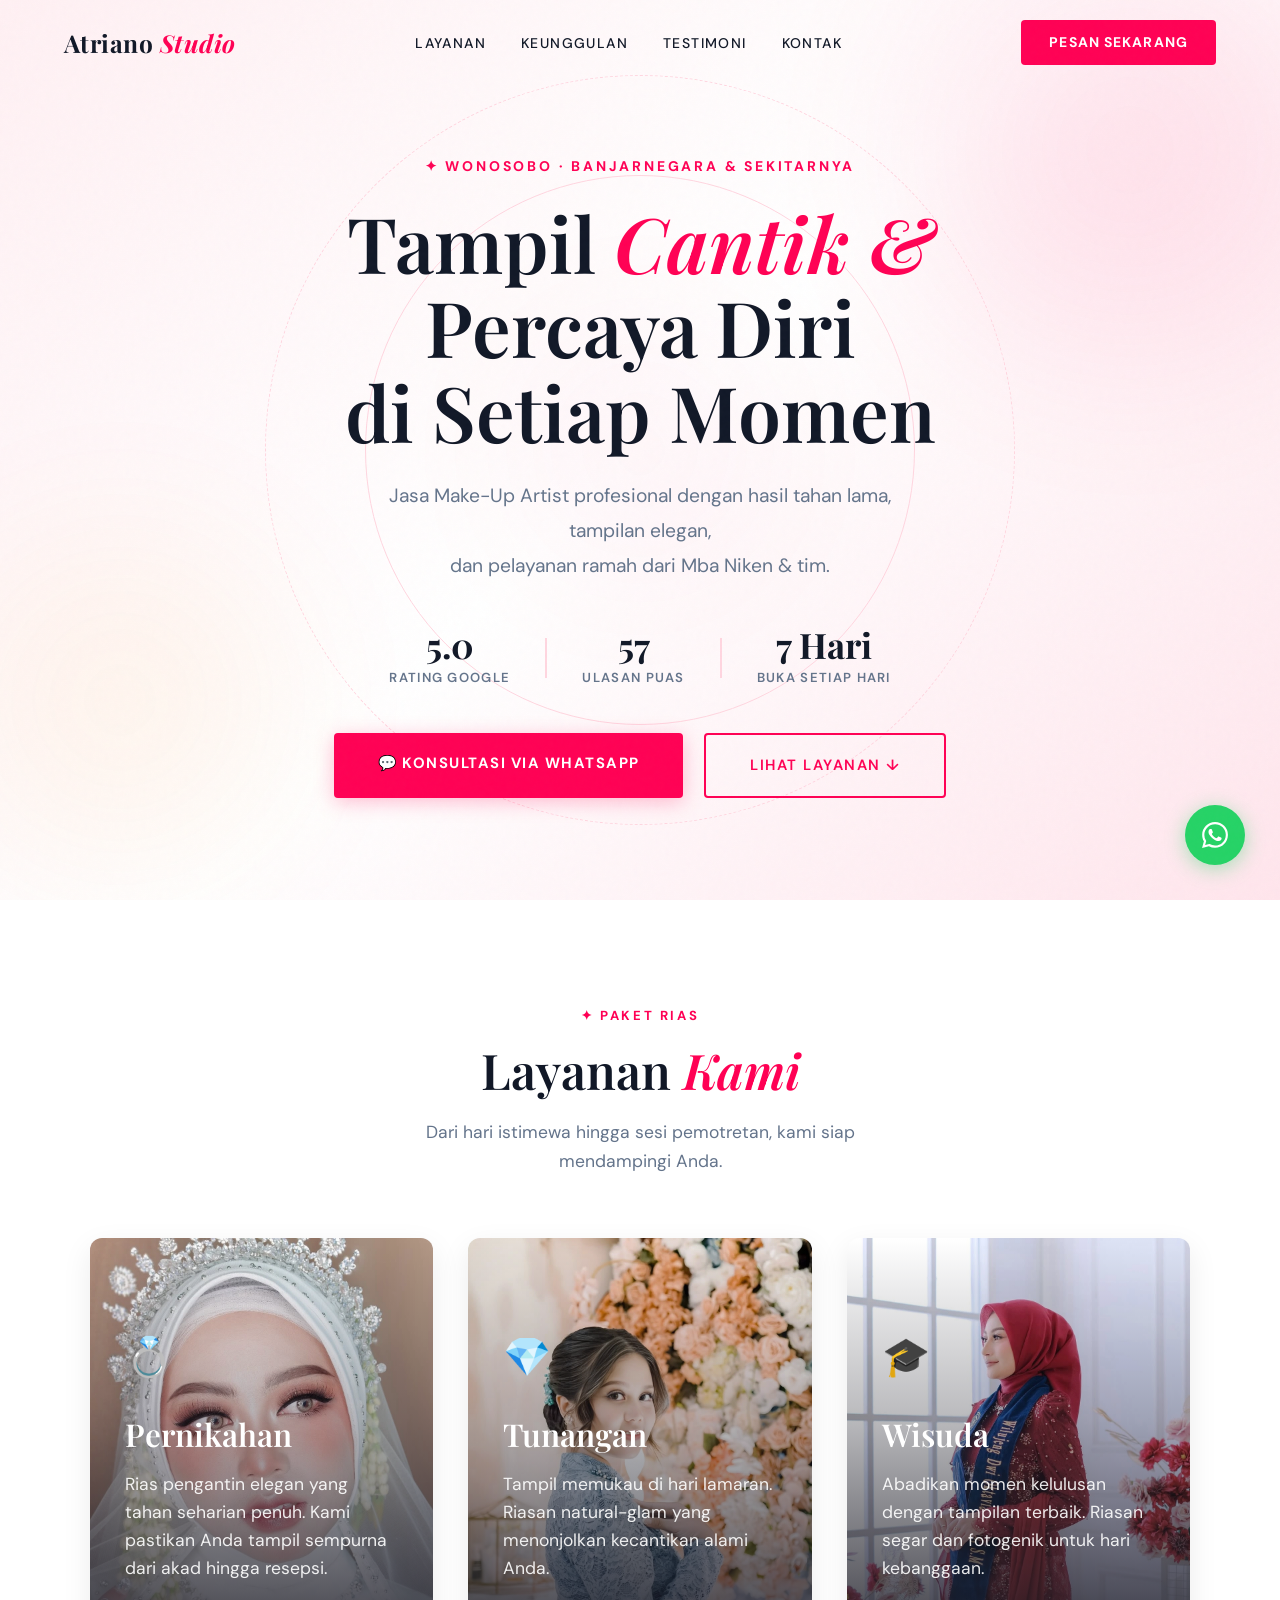
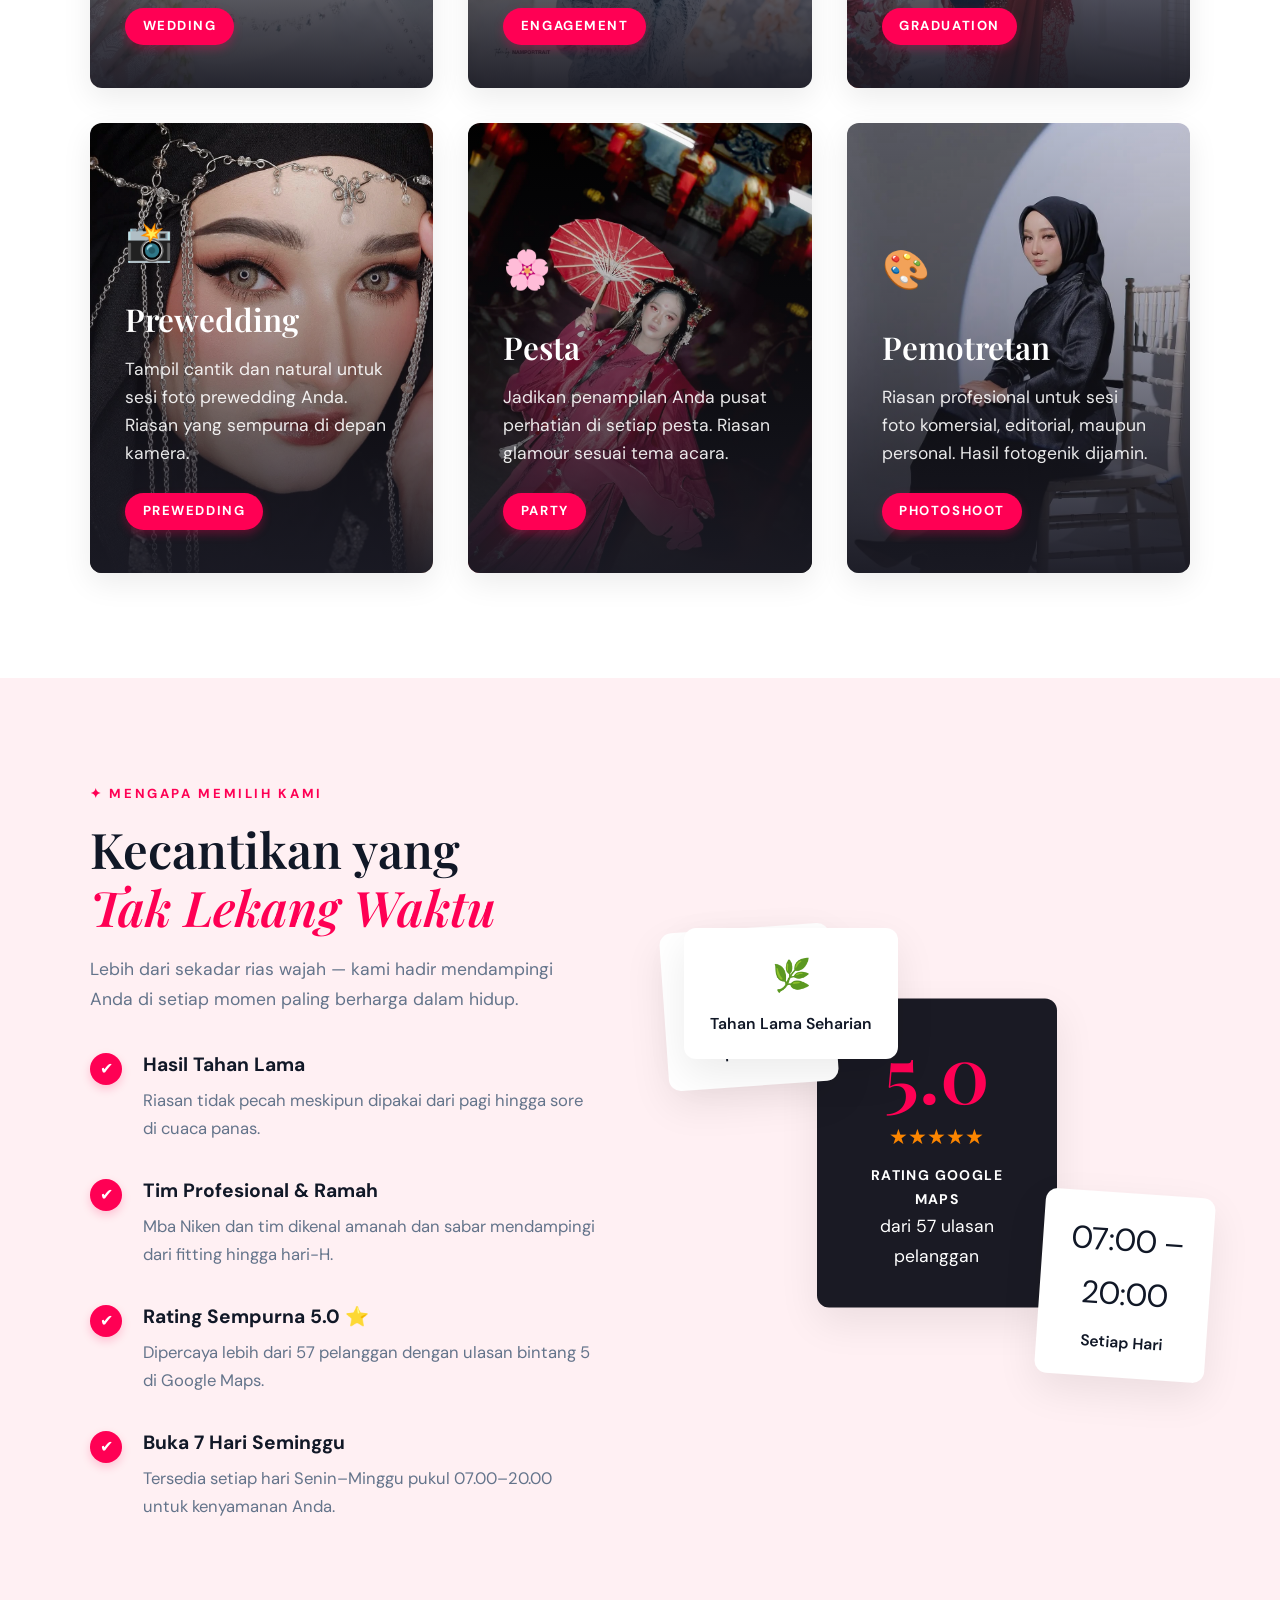
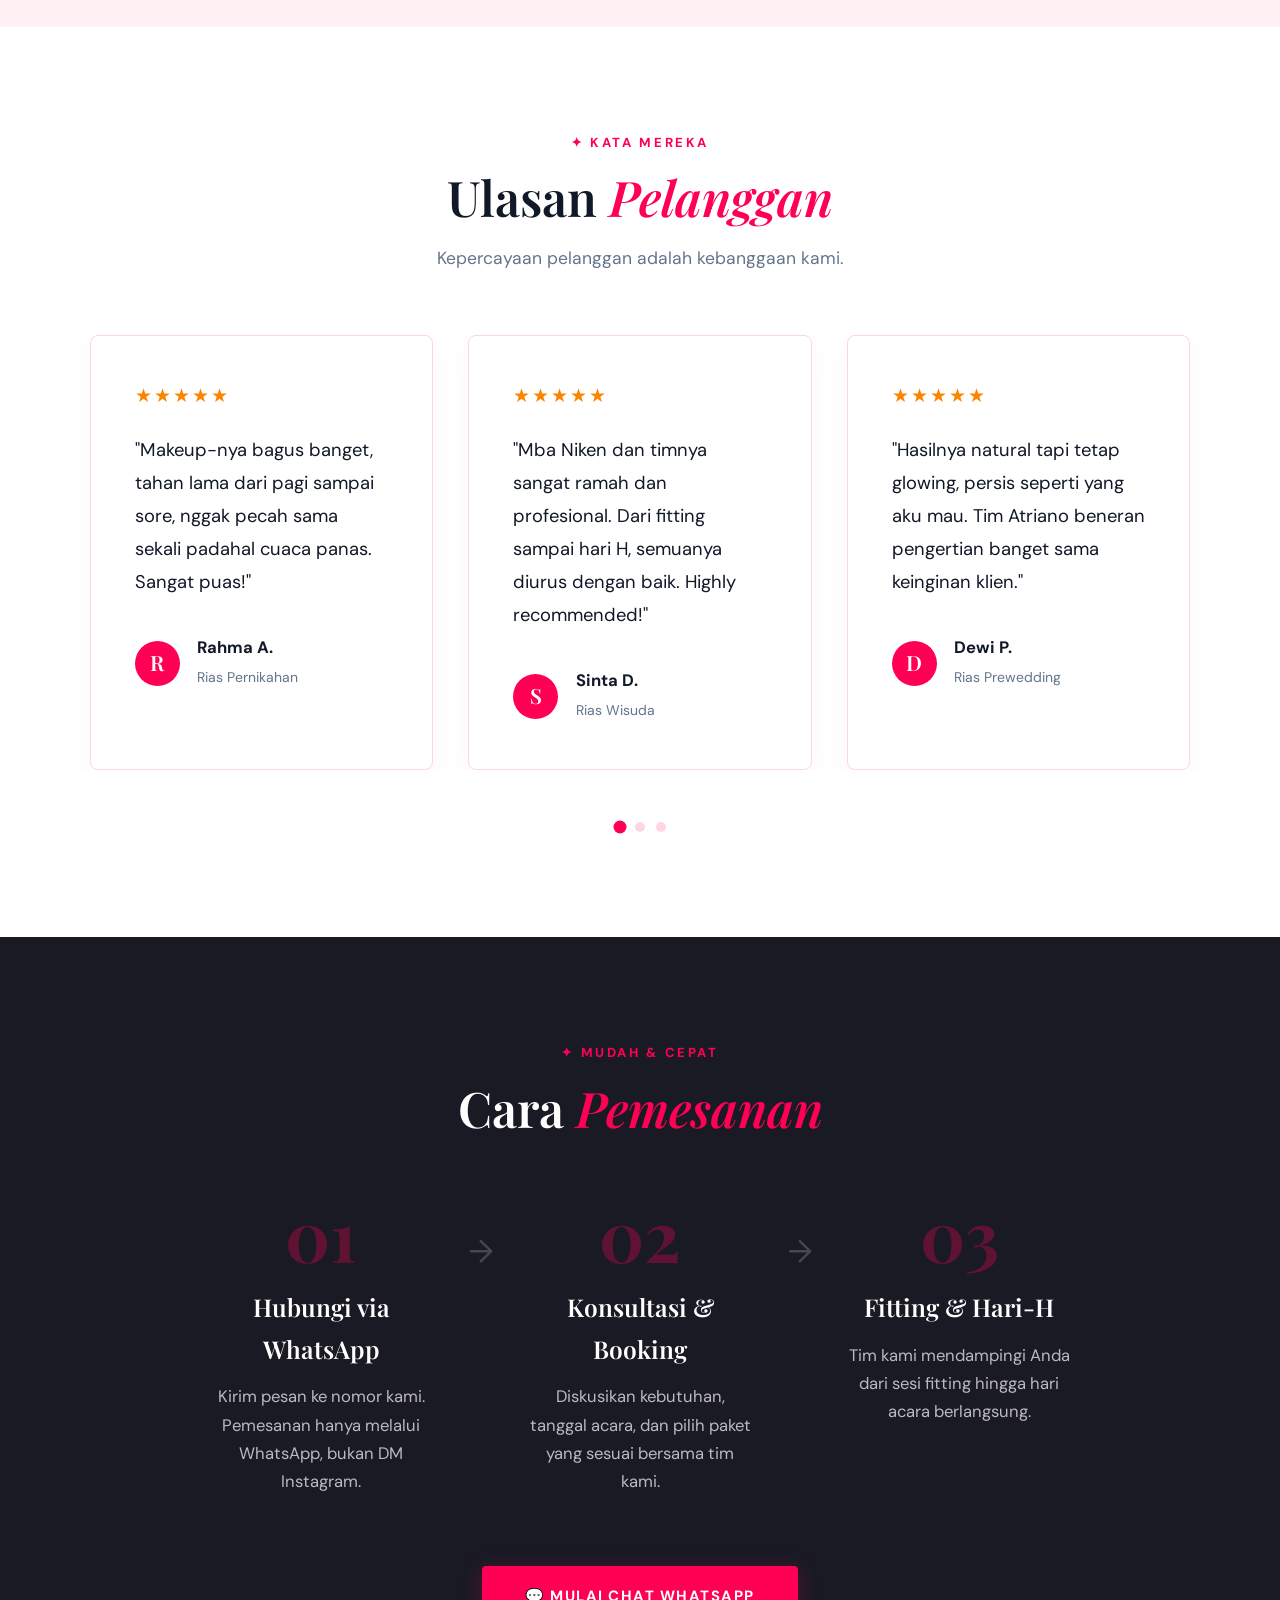
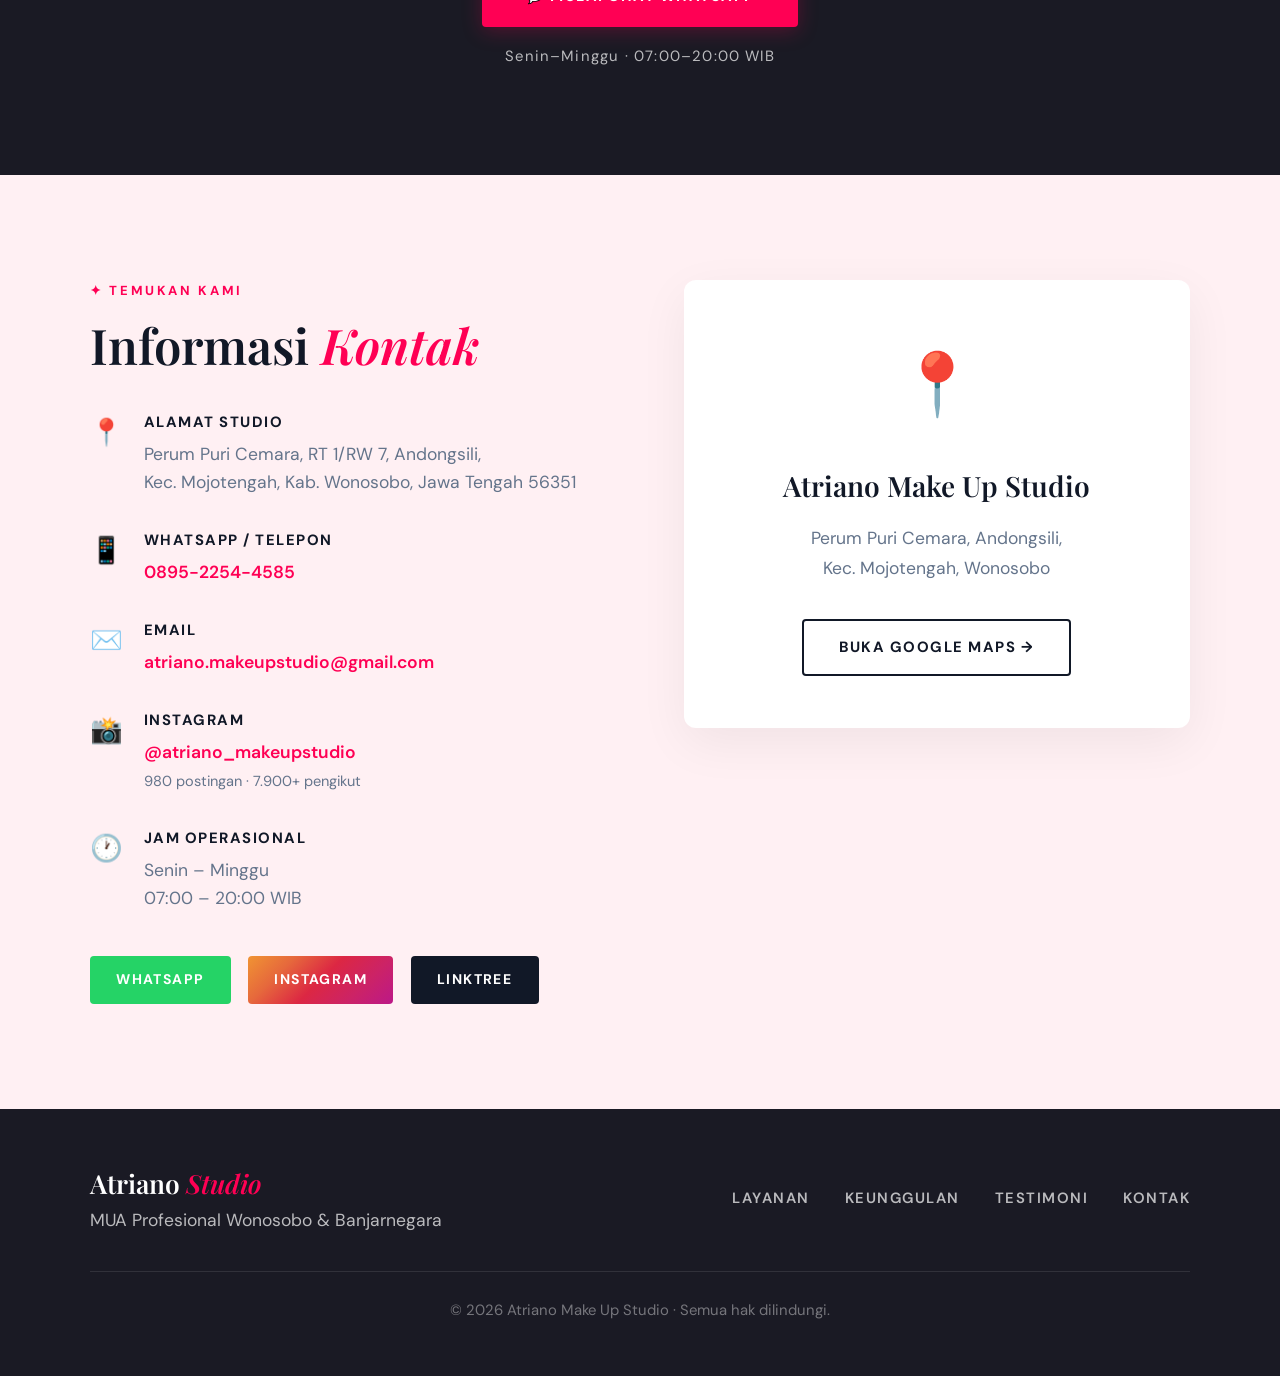
<file: index.html>
<!doctype html>
<html lang="id">
  <head>
    <meta charset="UTF-8" />
    <meta name="viewport" content="width=device-width, initial-scale=1.0" />

    <meta name="google-site-verification" content="WmgPiD79u4Fay0erImMaBu9rgnX4x2xKhIcu_RvXmVk" />

    <link rel="preconnect" href="https://fonts.googleapis.com" />
    <link rel="preconnect" href="https://fonts.gstatic.com" crossorigin />
    <link
      href="https://fonts.googleapis.com/css2?family=DM+Sans:ital,opsz,wght@0,9..40,400;0,9..40,500;0,9..40,600;0,9..40,700;1,9..40,400&family=Playfair+Display:ital,wght@0,400;0,500;0,600;0,700;1,400;1,500&display=swap"
      rel="stylesheet"
    />

    <!-- ═══ SEO META ═══════════════════════════════════════════════ -->
    <title>
      Atriano Make Up Studio – MUA Profesional Wonosobo & Banjarnegara
    </title>
    <meta
      name="description"
      content="Atriano Make Up Studio, jasa MUA profesional di Wonosobo & Banjarnegara. Spesialis rias pernikahan, wisuda, tunangan, prewedding, dan pesta. Rating 5.0 ⭐ dari 57 ulasan Google. Hubungi via WhatsApp."
    />
    <meta
    name="keywords"
    content="MUA Wonosobo, makeup artist Wonosobo, rias pengantin Wonosobo, MUA Banjarnegara, makeup wisuda Wonosobo, rias pernikahan Wonosobo, Atriano Make Up Studio, jasa rias Wonosobo"
    />
    <meta name="author" content="Atriano Make Up Studio" />
    <meta name="robots" content="index, follow" />
    <link rel="canonical" href="https://linktr.ee/atrisnastore" />

    <!-- ═══ OPEN GRAPH ══════════════════════════════════════════════ -->
    <meta property="og:type" content="business.business" />
    <meta
    property="og:title"
    content="Atriano Make Up Studio – MUA Profesional Wonosobo"
    />
    <meta
    property="og:description"
    content="Jasa rias profesional untuk pernikahan, wisuda, tunangan, pesta & prewedding. Rating 5.0 dari 57 ulasan. Melayani Wonosobo, Banjarnegara & sekitarnya."
    />
    <meta property="og:image" content="https://atriano-makeupstudio.vercel.app/images/preview.png" />
    <meta property="og:url" content="https://linktr.ee/atrisnastore" />
    <meta property="og:locale" content="id_ID" />

    <!-- ═══ SCHEMA.ORG LOCAL BUSINESS ══════════════════════════════ -->
    <script type="application/ld+json">
    {
        "@context": "https://schema.org",
        "@type": "BeautySalon",
        "name": "Atriano Make Up Studio",
        "description": "Jasa Make-Up Artist profesional untuk pernikahan, wisuda, tunangan, prewedding dan pesta di Wonosobo dan Banjarnegara.",
        "address": {
        "@type": "PostalAddress",
        "streetAddress": "Perum Puri Cemara, RT 1 / RW 7, Andongsili",
        "addressLocality": "Mojotengah",
        "addressRegion": "Kabupaten Wonosobo, Jawa Tengah",
        "postalCode": "56351",
        "addressCountry": "ID"
        },
        "telephone": "+6289522544585",
        "email": "atriano.makeupstudio@gmail.com",
        "openingHours": "Mo-Su 07:00-20:00",
        "aggregateRating": {
        "@type": "AggregateRating",
        "ratingValue": "5.0",
        "reviewCount": "57"
        },
        "sameAs": [
        "https://www.instagram.com/atriano_makeupstudio",
        "https://linktr.ee/atrisnastore"
        ]
    }
    </script>

    <!-- ═══ FONTS ════════════════════════════════════════════════════ -->
    <link rel="preconnect" href="https://fonts.googleapis.com" />
    <link rel="preconnect" href="https://fonts.gstatic.com" crossorigin />
    <link
    href="https://fonts.googleapis.com/css2?family=Cormorant+Garamond:ital,wght@0,300;0,400;0,500;0,600;1,300;1,400;1,600&family=Jost:wght@300;400;500&display=swap"
    rel="stylesheet"
    />

    <link rel="stylesheet" href="style.css" />
</head>

  <body>
  <!-- ════════════════════════════════════════════════════
  NAVIGATION
  ════════════════════════════════════════════════════════ -->
    <nav id="navbar">
      <div class="nav-inner">
        <a href="#hero" class="nav-logo">Atriano <span>Studio</span></a>

        <ul class="nav-links" id="navLinks">
          <li><a href="#layanan">Layanan</a></li>
          <li><a href="#keunggulan">Keunggulan</a></li>
          <li><a href="#testimoni">Testimoni</a></li>
          <li><a href="#kontak">Kontak</a></li>
        </ul>

        <a
          href="https://wa.me/6289522544585?text=Halo%20Atriano%20Studio,%20saya%20ingin%20konsultasi%20rias"
          target="_blank"
          rel="noopener"
          class="nav-cta"
        >
          Pesan Sekarang
        </a>

        <button class="hamburger" id="hamburger" aria-label="Buka menu">
          <span></span><span></span><span></span>
        </button>
      </div>
    </nav>

    <!-- Mobile Menu Overlay -->
    <div class="mobile-overlay" id="mobileOverlay">
      <button class="close-btn" id="closeMenu" aria-label="Tutup menu">
        ✕
      </button>
      <ul>
        <li><a href="#layanan" class="mobile-link">Layanan</a></li>
        <li><a href="#keunggulan" class="mobile-link">Keunggulan</a></li>
        <li><a href="#testimoni" class="mobile-link">Testimoni</a></li>
        <li><a href="#kontak" class="mobile-link">Kontak</a></li>
        <li>
          <a
            href="https://wa.me/6289522544585?text=Halo%20Atriano%20Studio,%20saya%20ingin%20konsultasi%20rias"
            target="_blank"
            rel="noopener"
            class="mobile-cta"
            >Pesan Sekarang</a
          >
        </li>
      </ul>
    </div>

    <!-- ════════════════════════════════════════════════════
      HERO
  ════════════════════════════════════════════════════════ -->
    <section id="hero" class="hero">
      <div class="hero-bg">
        <div class="hero-orb orb-1"></div>
        <div class="hero-orb orb-2"></div>
        <div class="hero-orb orb-3"></div>
      </div>

      <div class="hero-content">
        <p class="hero-eyebrow reveal">
          ✦ Wonosobo · Banjarnegara & Sekitarnya
        </p>
        <h1 class="hero-title reveal">
          Tampil <em>Cantik &amp;</em><br />
          Percaya Diri<br />
          di Setiap Momen
        </h1>
        <p class="hero-sub reveal">
          Jasa Make-Up Artist profesional dengan hasil tahan lama, tampilan
          elegan,<br class="hide-sm" />
          dan pelayanan ramah dari Mba Niken &amp; tim.
        </p>

        <div class="hero-badges reveal">
          <div class="badge">
            <span class="badge-num" data-count="5.0">0</span>
            <span class="badge-label">Rating Google</span>
          </div>
          <div class="badge-divider"></div>
          <div class="badge">
            <span class="badge-num" data-count="57">0</span>
            <span class="badge-label">Ulasan Puas</span>
          </div>
          <div class="badge-divider"></div>
          <div class="badge">
            <span class="badge-num">7 Hari</span>
            <span class="badge-label">Buka Setiap Hari</span>
          </div>
        </div>

        <div class="hero-actions reveal">
          <a
            href="https://wa.me/6289522544585?text=Halo%20Atriano%20Studio,%20saya%20ingin%20konsultasi%20rias"
            target="_blank"
            rel="noopener"
            class="btn-primary"
          >
            💬 Konsultasi via WhatsApp
          </a>
          <a href="#layanan" class="btn-ghost">Lihat Layanan ↓</a>
        </div>
      </div>

      <div class="hero-deco">
        <div class="deco-ring ring-1"></div>
        <div class="deco-ring ring-2"></div>
        <div class="deco-petal"></div>
      </div>
    </section>

    <!-- ════════════════════════════════════════════════════
      LAYANAN
  ════════════════════════════════════════════════════════ -->
    <section id="layanan" class="section layanan">
      <div class="container">
        <div class="section-header reveal">
          <p class="section-eyebrow">✦ Paket Rias</p>
          <h2 class="section-title">Layanan <em>Kami</em></h2>
          <p class="section-sub">
            Dari hari istimewa hingga sesi pemotretan, kami siap mendampingi
            Anda.
          </p>
        </div>

        <div class="services-grid">
          <a
            href="portofolio.html"
            class="service-card reveal"
            data-delay="0"
            style="
              background-image: url('images/foto2.webp');
            "
          >
            <div class="card-content">
              <div class="card-icon">💍</div>
              <h3>Pernikahan</h3>
              <p>
                Rias pengantin elegan yang tahan seharian penuh. Kami pastikan
                Anda tampil sempurna dari akad hingga resepsi.
              </p>
              <span class="card-tag">Wedding</span>
            </div>
          </a>

          <a
            href="portofolio.html"
            class="service-card reveal"
            data-delay="100"
            style="
              background-image: url('images/foto4.webp');
            "
          >
            <div class="card-content">
              <div class="card-icon">💎</div>
              <h3>Tunangan</h3>
              <p>
                Tampil memukau di hari lamaran. Riasan natural-glam yang
                menonjolkan kecantikan alami Anda.
              </p>
              <span class="card-tag">Engagement</span>
            </div>
          </a>

          <a
            href="portofolio.html"
            class="service-card reveal"
            data-delay="200"
            style="
              background-image: url('images/foto7.webp');
            "
          >
            <div class="card-content">
              <div class="card-icon">🎓</div>
              <h3>Wisuda</h3>
              <p>
                Abadikan momen kelulusan dengan tampilan terbaik. Riasan segar
                dan fotogenik untuk hari kebanggaan.
              </p>
              <span class="card-tag">Graduation</span>
            </div>
          </a>

          <a
            href="portofolio.html"
            class="service-card reveal"
            data-delay="300"
            style="
              background-image: url('images/foto1.webp');
            "
          >
            <div class="card-content">
              <div class="card-icon">📸</div>
              <h3>Prewedding</h3>
              <p>
                Tampil cantik dan natural untuk sesi foto prewedding Anda.
                Riasan yang sempurna di depan kamera.
              </p>
              <span class="card-tag">Prewedding</span>
            </div>
          </a>

          <a
            href="portofolio.html"
            class="service-card reveal"
            data-delay="400"
            style="
              background-image: url('images/foto5.webp');
            "
          >
            <div class="card-content">
              <div class="card-icon">🌸</div>
              <h3>Pesta</h3>
              <p>
                Jadikan penampilan Anda pusat perhatian di setiap pesta. Riasan
                glamour sesuai tema acara.
              </p>
              <span class="card-tag">Party</span>
            </div>
          </a>

          <a
            href="portofolio.html"
            class="service-card reveal"
            data-delay="500"
            style="
              background-image: url('images/foto20.webp');
            "
          >
            <div class="card-content">
              <div class="card-icon">🎨</div>
              <h3>Pemotretan</h3>
              <p>
                Riasan profesional untuk sesi foto komersial, editorial, maupun
                personal. Hasil fotogenik dijamin.
              </p>
              <span class="card-tag">Photoshoot</span>
            </div>
          </a>
        </div>
      </div>
    </section>

    <!-- ════════════════════════════════════════════════════
      KEUNGGULAN
  ════════════════════════════════════════════════════════ -->
    <section id="keunggulan" class="section keunggulan">
      <div class="container">
        <div class="keunggulan-inner">
          <div class="keunggulan-text reveal">
            <p class="section-eyebrow">✦ Mengapa Memilih Kami</p>
            <h2 class="section-title">
              Kecantikan yang<br /><em>Tak Lekang Waktu</em>
            </h2>
            <p class="section-sub left">
              Lebih dari sekadar rias wajah — kami hadir mendampingi Anda di
              setiap momen paling berharga dalam hidup.
            </p>

            <ul class="feature-list">
              <li class="reveal">
                <div class="feat-icon">✔</div>
                <div>
                  <strong>Hasil Tahan Lama</strong>
                  <p>
                    Riasan tidak pecah meskipun dipakai dari pagi hingga sore di
                    cuaca panas.
                  </p>
                </div>
              </li>
              <li class="reveal">
                <div class="feat-icon">✔</div>
                <div>
                  <strong>Tim Profesional & Ramah</strong>
                  <p>
                    Mba Niken dan tim dikenal amanah dan sabar mendampingi dari
                    fitting hingga hari-H.
                  </p>
                </div>
              </li>
              <li class="reveal">
                <div class="feat-icon">✔</div>
                <div>
                  <strong>Rating Sempurna 5.0 ⭐</strong>
                  <p>
                    Dipercaya lebih dari 57 pelanggan dengan ulasan bintang 5 di
                    Google Maps.
                  </p>
                </div>
              </li>
              <li class="reveal">
                <div class="feat-icon">✔</div>
                <div>
                  <strong>Buka 7 Hari Seminggu</strong>
                  <p>
                    Tersedia setiap hari Senin–Minggu pukul 07.00–20.00 untuk
                    kenyamanan Anda.
                  </p>
                </div>
              </li>
            </ul>
          </div>

          <div class="keunggulan-visual reveal">
            <div class="visual-card main-card">
              <div class="vc-content">
                <p class="vc-big">5.0</p>
                <p class="vc-stars">★★★★★</p>
                <p class="vc-label">Rating Google Maps</p>
                <p class="vc-sub">dari 57 ulasan pelanggan</p>
              </div>
            </div>
            <div class="visual-card small-card card-a">
              <span>💍</span>
              <p>Wedding Specialist</p>
            </div>
            <div class="visual-card small-card card-b">
              <span>07:00 – 20:00</span>
              <p>Setiap Hari</p>
            </div>
            <div class="visual-card small-card card-c">
              <span>🌿</span>
              <p>Tahan Lama Seharian</p>
            </div>
          </div>
        </div>
      </div>
    </section>

    <!-- ════════════════════════════════════════════════════
      TESTIMONI
  ════════════════════════════════════════════════════════ -->
    <section id="testimoni" class="section testimoni">
      <div class="container">
        <div class="section-header reveal">
          <p class="section-eyebrow">✦ Kata Mereka</p>
          <h2 class="section-title">Ulasan <em>Pelanggan</em></h2>
          <p class="section-sub">
            Kepercayaan pelanggan adalah kebanggaan kami.
          </p>
        </div>

        <div class="testi-track-wrap">
          <div class="testi-track" id="testiTrack">
            <div class="testi-card">
              <div class="testi-stars">★★★★★</div>
              <p>
                "Makeup-nya bagus banget, tahan lama dari pagi sampai sore,
                nggak pecah sama sekali padahal cuaca panas. Sangat puas!"
              </p>
              <div class="testi-author">
                <div class="testi-avatar">R</div>
                <div>
                  <strong>Rahma A.</strong>
                  <span>Rias Pernikahan</span>
                </div>
              </div>
            </div>

            <div class="testi-card">
              <div class="testi-stars">★★★★★</div>
              <p>
                "Mba Niken dan timnya sangat ramah dan profesional. Dari fitting
                sampai hari H, semuanya diurus dengan baik. Highly recommended!"
              </p>
              <div class="testi-author">
                <div class="testi-avatar">S</div>
                <div>
                  <strong>Sinta D.</strong>
                  <span>Rias Wisuda</span>
                </div>
              </div>
            </div>

            <div class="testi-card">
              <div class="testi-stars">★★★★★</div>
              <p>
                "Hasilnya natural tapi tetap glowing, persis seperti yang aku
                mau. Tim Atriano beneran pengertian banget sama keinginan
                klien."
              </p>
              <div class="testi-author">
                <div class="testi-avatar">D</div>
                <div>
                  <strong>Dewi P.</strong>
                  <span>Rias Prewedding</span>
                </div>
              </div>
            </div>

            <div class="testi-card">
              <div class="testi-stars">★★★★★</div>
              <p>
                "Pelayanannya amanah banget, sesuai janji. Makeup awet dan
                hasilnya foto banget! Pasti bakal balik lagi buat acara
                berikutnya."
              </p>
              <div class="testi-author">
                <div class="testi-avatar">F</div>
                <div>
                  <strong>Fitri L.</strong>
                  <span>Rias Pesta</span>
                </div>
              </div>
            </div>

            <div class="testi-card">
              <div class="testi-stars">★★★★★</div>
              <p>
                "Sudah 2 kali pakai jasa Atriano untuk event keluarga. Selalu
                puas! Makeup awet, hasilnya cantik, dan harganya sebanding
                kualitasnya."
              </p>
              <div class="testi-author">
                <div class="testi-avatar">N</div>
                <div>
                  <strong>Nadia W.</strong>
                  <span>Rias Pernikahan</span>
                </div>
              </div>
            </div>
          </div>
        </div>

        <!-- Dots -->
        <div class="testi-dots" id="testiDots"></div>
      </div>
    </section>

    <!-- ════════════════════════════════════════════════════
      CARA PESAN
  ════════════════════════════════════════════════════════ -->
    <section class="section cara-pesan">
      <div class="container">
        <div class="section-header reveal">
          <p class="section-eyebrow">✦ Mudah & Cepat</p>
          <h2 class="section-title">Cara <em>Pemesanan</em></h2>
        </div>

        <div class="steps-row">
          <div class="step reveal" data-delay="0">
            <div class="step-num">01</div>
            <h3>Hubungi via WhatsApp</h3>
            <p>
              Kirim pesan ke nomor kami. Pemesanan hanya melalui WhatsApp, bukan
              DM Instagram.
            </p>
          </div>
          <div class="step-arrow">→</div>
          <div class="step reveal" data-delay="150">
            <div class="step-num">02</div>
            <h3>Konsultasi & Booking</h3>
            <p>
              Diskusikan kebutuhan, tanggal acara, dan pilih paket yang sesuai
              bersama tim kami.
            </p>
          </div>
          <div class="step-arrow">→</div>
          <div class="step reveal" data-delay="300">
            <div class="step-num">03</div>
            <h3>Fitting & Hari-H</h3>
            <p>
              Tim kami mendampingi Anda dari sesi fitting hingga hari acara
              berlangsung.
            </p>
          </div>
        </div>

        <div class="cta-center reveal">
          <a
            href="https://wa.me/6289522544585?text=Halo%20Atriano%20Studio,%20saya%20ingin%20konsultasi%20rias"
            target="_blank"
            rel="noopener"
            class="btn-primary large"
          >
            💬 Mulai Chat WhatsApp
          </a>
          <p class="cta-note">Senin–Minggu · 07:00–20:00 WIB</p>
        </div>
      </div>
    </section>

    <!-- ════════════════════════════════════════════════════
      KONTAK
  ════════════════════════════════════════════════════════ -->
    <section id="kontak" class="section kontak">
      <div class="container">
        <div class="kontak-inner">
          <div class="kontak-info reveal">
            <p class="section-eyebrow">✦ Temukan Kami</p>
            <h2 class="section-title">Informasi <em>Kontak</em></h2>

            <ul class="contact-list">
              <li>
                <div class="cl-icon">📍</div>
                <div>
                  <strong>Alamat Studio</strong>
                  <p>
                    Perum Puri Cemara, RT 1/RW 7, Andongsili,<br />Kec.
                    Mojotengah, Kab. Wonosobo, Jawa Tengah 56351
                  </p>
                </div>
              </li>
              <li>
                <div class="cl-icon">📱</div>
                <div>
                  <strong>WhatsApp / Telepon</strong>
                  <p>
                    <a
                      href="https://wa.me/6289522544585"
                      target="_blank"
                      rel="noopener"
                      >0895-2254-4585</a
                    >
                  </p>
                </div>
              </li>
              <li>
                <div class="cl-icon">✉️</div>
                <div>
                  <strong>Email</strong>
                  <p>
                    <a href="mailto:atriano.makeupstudio@gmail.com"
                      >atriano.makeupstudio@gmail.com</a
                    >
                  </p>
                </div>
              </li>
              <li>
                <div class="cl-icon">📸</div>
                <div>
                  <strong>Instagram</strong>
                  <p>
                    <a
                      href="https://instagram.com/atriano_makeupstudio"
                      target="_blank"
                      rel="noopener"
                      >@atriano_makeupstudio</a
                    >
                    <br /><small>980 postingan · 7.900+ pengikut</small>
                  </p>
                </div>
              </li>
              <li>
                <div class="cl-icon">🕐</div>
                <div>
                  <strong>Jam Operasional</strong>
                  <p>Senin – Minggu<br />07:00 – 20:00 WIB</p>
                </div>
              </li>
            </ul>

            <div class="social-row">
              <a
                href="https://wa.me/6289522544585"
                target="_blank"
                rel="noopener"
                class="social-btn wa"
                >WhatsApp</a
              >
              <a
                href="https://instagram.com/atriano_makeupstudio"
                target="_blank"
                rel="noopener"
                class="social-btn ig"
                >Instagram</a
              >
              <a
                href="https://linktr.ee/atrisnastore"
                target="_blank"
                rel="noopener"
                class="social-btn lt"
                >Linktree</a
              >
            </div>
          </div>

          <div class="kontak-map reveal">
            <div class="map-card">
              <div class="map-pin">📍</div>
              <p class="map-title">Atriano Make Up Studio</p>
              <p class="map-addr">
                Perum Puri Cemara, Andongsili,<br />Kec. Mojotengah, Wonosobo
              </p>
              <a
                href="https://maps.app.goo.gl/hB3rVuLkt8t3i7wp8"
                target="_blank"
                rel="noopener"
                class="btn-map"
                >Buka Google Maps →</a
              >
            </div>
            <div class="map-bg-deco"></div>
          </div>
        </div>
      </div>
    </section>

    <!-- ════════════════════════════════════════════════════
      FOOTER
  ════════════════════════════════════════════════════════ -->
    <footer class="footer">
      <div class="container">
        <div class="footer-inner">
          <div class="footer-brand">
            <p class="footer-logo">Atriano <em>Studio</em></p>
            <p>MUA Profesional Wonosobo &amp; Banjarnegara</p>
          </div>
          <div class="footer-links">
            <a href="#layanan">Layanan</a>
            <a href="#keunggulan">Keunggulan</a>
            <a href="#testimoni">Testimoni</a>
            <a href="#kontak">Kontak</a>
          </div>
        </div>
        <p class="footer-copy">
          © 2026 Atriano Make Up Studio · Semua hak dilindungi.
        </p>
      </div>
    </footer>

    <!-- WhatsApp Float Button -->
    <a
      href="https://wa.me/6289522544585?text=Halo%20Atriano%20Studio,%20saya%20ingin%20konsultasi%20rias"
      target="_blank"
      rel="noopener"
      class="wa-float"
      aria-label="Chat WhatsApp"
    >
      <svg viewBox="0 0 24 24" fill="currentColor" width="26" height="26">
        <path
          d="M17.472 14.382c-.297-.149-1.758-.867-2.03-.967-.273-.099-.471-.148-.67.15-.197.297-.767.966-.94 1.164-.173.199-.347.223-.644.075-.297-.15-1.255-.463-2.39-1.475-.883-.788-1.48-1.761-1.653-2.059-.173-.297-.018-.458.13-.606.134-.133.298-.347.446-.52.149-.174.198-.298.298-.497.099-.198.05-.371-.025-.52-.075-.149-.669-1.612-.916-2.207-.242-.579-.487-.5-.669-.51-.173-.008-.371-.01-.57-.01-.198 0-.52.074-.792.372-.272.297-1.04 1.016-1.04 2.479 0 1.462 1.065 2.875 1.213 3.074.149.198 2.096 3.2 5.077 4.487.709.306 1.262.489 1.694.625.712.227 1.36.195 1.871.118.571-.085 1.758-.719 2.006-1.413.248-.694.248-1.289.173-1.413-.074-.124-.272-.198-.57-.347m-5.421 7.403h-.004a9.87 9.87 0 01-5.031-1.378l-.361-.214-3.741.982.998-3.648-.235-.374a9.86 9.86 0 01-1.51-5.26c.001-5.45 4.436-9.884 9.888-9.884 2.64 0 5.122 1.03 6.988 2.898a9.825 9.825 0 012.893 6.994c-.003 5.45-4.437 9.884-9.885 9.884m8.413-18.297A11.815 11.815 0 0012.05 0C5.495 0 .16 5.335.157 11.892c0 2.096.547 4.142 1.588 5.945L.057 24l6.305-1.654a11.882 11.882 0 005.683 1.448h.005c6.554 0 11.89-5.335 11.893-11.893a11.821 11.821 0 00-3.48-8.413z"
        />
      </svg>
    </a>

    <script src="script.js"></script>
  </body>
</html>
</file>
<file: style.css>
/* ================================================================
   ATRIANO MAKE UP STUDIO — style.css
   Aesthetic: Vibrant Berry & Soft Blush · Modern & Eye-Catching
   ================================================================ */

/* ─── CSS VARIABLES (SEMANTIC & EASY TO THEME) ───────────────── */
:root {
  /* Colors - Backgrounds */
  --bg-base:       #ffffff; /* Background utama web yang bersih */
  --bg-soft:       #fff0f3; /* Background sekunder untuk variasi section */
  --bg-dark:       #1a1a24; /* Background gelap untuk footer / highlight */

  /* Colors - Text (High Contrast for Readability) */
  --text-main:     #111827; /* Hitam kebiruan, lebih tajam untuk dibaca */
  --text-muted:    #64748b; /* Abu-abu kebiruan untuk sub-teks */
  --text-light:    #ffffff; /* Teks di atas warna gelap */

  /* Colors - Accents (The Eye-Catching Elements) */
  --accent-primary: #ff0054; /* Pink/Merah cerah yang sangat menonjol */
  --accent-hover:   #d90046; /* Versi gelap sedikit untuk efek hover */
  --accent-gold:    #fb8500; /* Oranye/Emas cerah untuk rating & elemen kecil */
  --accent-gold-lt: #ffb703;

  /* Colors - UI Elements */
  --border-color:  #ffd6e0; /* Warna garis yang lembut */

  /* Typography - Import di HTML: DM Sans & Playfair Display */
  --ff-display: 'Playfair Display', Georgia, serif;
  --ff-body:    'DM Sans', sans-serif;

  /* Layout & Animation */
  --ease:      cubic-bezier(0.25, 0.46, 0.45, 0.94);
  --t:         0.4s;
  --container: 1100px;
  --section-gap: 6rem;
}

/* ─── RESET & BASE ───────────────────────────────────────────── */
*, *::before, *::after { box-sizing: border-box; margin: 0; padding: 0; }

html {
  scroll-behavior: smooth;
  font-size: 17.5px; 
}

body {
  background: var(--bg-base);
  color: var(--text-main);
  font-family: var(--ff-body);
  font-weight: 400;
  line-height: 1.7;
  overflow-x: hidden;
}

/* Noise texture overlay */
body::after {
  content: '';
  position: fixed;
  inset: 0;
  background-image: url("data:image/svg+xml,%3Csvg viewBox='0 0 200 200' xmlns='http://www.w3.org/2000/svg'%3E%3Cfilter id='n'%3E%3CfeTurbulence type='fractalNoise' baseFrequency='0.85' numOctaves='4' stitchTiles='stitch'/%3E%3C/filter%3E%3Crect width='100%25' height='100%25' filter='url(%23n)' opacity='0.025'/%3E%3C/svg%3E");
  pointer-events: none;
  z-index: 9999;
}

img { display: block; max-width: 100%; }
a  { color: inherit; text-decoration: none; }

::-webkit-scrollbar { width: 6px; }
::-webkit-scrollbar-track { background: var(--bg-soft); }
::-webkit-scrollbar-thumb { background: var(--accent-primary); border-radius: 3px; }


/* ─── CONTAINER ─────────────────────────────────────────────── */
.container {
  width: min(var(--container), 92%);
  margin: 0 auto;
}

/* ─── SECTION COMMON ────────────────────────────────────────── */
.section { padding: var(--section-gap) 0; }

.section-header { text-align: center; margin-bottom: 3.5rem; }

.section-eyebrow {
  font-family: var(--ff-body);
  font-size: 0.75rem;
  font-weight: 700;
  letter-spacing: 0.2em;
  text-transform: uppercase;
  color: var(--accent-primary);
  margin-bottom: 0.8rem;
}

.section-title {
  font-family: var(--ff-display);
  font-size: clamp(2rem, 4vw, 2.8rem);
  font-weight: 600;
  color: var(--text-main);
  line-height: 1.2;
}
.section-title em {
  font-style: italic;
  color: var(--accent-primary);
}

.section-sub {
  color: var(--text-muted);
  font-size: 1rem;
  max-width: 520px;
  margin: 1rem auto 0;
}
.section-sub.left { margin-left: 0; }

/* ─── REVEAL ANIMATION ──────────────────────────────────────── */
.reveal {
  opacity: 0;
  transform: translateY(28px);
  transition: opacity 0.7s var(--ease), transform 0.7s var(--ease);
}
.reveal.visible {
  opacity: 1;
  transform: none;
}

/* ════════════════════════════════════════════════════
   NAVIGATION
════════════════════════════════════════════════════ */
nav {
  position: fixed;
  top: 0; left: 0; right: 0;
  z-index: 500;
  transition: background var(--t) var(--ease), box-shadow var(--t) var(--ease);
}
nav.scrolled {
  background: rgba(255, 255, 255, 0.95);
  backdrop-filter: blur(14px);
  -webkit-backdrop-filter: blur(14px);
  box-shadow: 0 4px 30px rgba(0, 0, 0, 0.05);
}

.nav-inner {
  display: flex;
  align-items: center;
  justify-content: space-between;
  padding: 1.15rem 5%;
  max-width: 1300px;
  margin: 0 auto;
}

.nav-logo {
  font-family: var(--ff-display);
  font-size: 1.4rem;
  font-weight: 700;
  letter-spacing: 0.02em;
  color: var(--text-main);
}
.nav-logo span {
  color: var(--accent-primary);
  font-style: italic;
}

.nav-links {
  display: flex;
  gap: 2rem;
  list-style: none;
}
.nav-links a {
  font-size: 0.8rem;
  font-weight: 500;
  letter-spacing: 0.1em;
  text-transform: uppercase;
  color: var(--text-main);
  position: relative;
  transition: color var(--t);
}
.nav-links a::after {
  content: '';
  position: absolute;
  bottom: -4px; left: 0;
  width: 0; height: 2px;
  background: var(--accent-primary);
  transition: width var(--t) var(--ease);
}
.nav-links a:hover { color: var(--accent-primary); }
.nav-links a:hover::after { width: 100%; }

.nav-cta {
  font-size: 0.8rem;
  font-weight: 700;
  letter-spacing: 0.08em;
  text-transform: uppercase;
  padding: 0.6rem 1.6rem;
  background: var(--accent-primary);
  color: var(--text-light);
  border-radius: 4px;
  transition: background var(--t), transform var(--t), box-shadow var(--t);
}
.nav-cta:hover {
  background: var(--accent-hover);
  transform: translateY(-2px);
  box-shadow: 0 4px 15px rgba(255, 0, 84, 0.3);
}

/* Hamburger */
.hamburger {
  display: none;
  flex-direction: column;
  gap: 5px;
  cursor: pointer;
  background: none;
  border: none;
  padding: 4px;
}
.hamburger span {
  display: block;
  width: 25px; height: 2px;
  background: var(--text-main);
  transition: all 0.3s;
}

/* Mobile Overlay */
.mobile-overlay {
  position: fixed;
  inset: 0;
  background: var(--bg-dark);
  z-index: 600;
  display: flex;
  flex-direction: column;
  align-items: center;
  justify-content: center;
  gap: 2rem;
  opacity: 0;
  pointer-events: none;
  transition: opacity 0.4s;
}
.mobile-overlay.open {
  opacity: 1;
  pointer-events: all;
}
.mobile-overlay ul {
  list-style: none;
  text-align: center;
  display: flex;
  flex-direction: column;
  gap: 1.8rem;
}
.mobile-link {
  font-family: var(--ff-display);
  font-size: 2rem;
  color: var(--text-light);
  font-weight: 500;
  letter-spacing: 0.05em;
  transition: color 0.3s;
}
.mobile-link:hover { color: var(--accent-primary); }
.mobile-cta {
  display: inline-block;
  font-size: 0.9rem;
  letter-spacing: 0.1em;
  font-weight: 700;
  text-transform: uppercase;
  padding: 0.8rem 2.2rem;
  background: var(--accent-primary);
  color: var(--text-light);
  border-radius: 4px;
  transition: background 0.3s;
}
.mobile-cta:hover {
  background: var(--accent-hover);
}
.close-btn {
  position: absolute;
  top: 1.5rem; right: 6%;
  background: none;
  border: none;
  color: var(--text-light);
  font-size: 1.8rem;
  cursor: pointer;
  transition: color 0.2s;
}
.close-btn:hover { color: var(--accent-primary); }


/* ════════════════════════════════════════════════════
   HERO
════════════════════════════════════════════════════ */
.hero {
  position: relative;
  min-height: 100vh;
  display: flex;
  align-items: center;
  justify-content: center;
  overflow: hidden;
  background: linear-gradient(135deg, #fff0f3 0%, #ffffff 50%, #ffe5ec 100%);
  padding: 8rem 5% 5rem;
}

/* Orb backgrounds - Lebih vibrant */
.hero-bg { position: absolute; inset: 0; pointer-events: none; }
.hero-orb {
  position: absolute;
  border-radius: 50%;
  filter: blur(80px);
  opacity: 0.4;
}
.orb-1 {
  width: 500px; height: 500px;
  background: radial-gradient(circle, rgba(255,0,84,0.3), transparent);
  top: -100px; right: -100px;
}
.orb-2 {
  width: 400px; height: 400px;
  background: radial-gradient(circle, rgba(251,133,0,0.2), transparent);
  bottom: 0; left: -80px;
}
.orb-3 {
  width: 300px; height: 300px;
  background: radial-gradient(circle, rgba(255,0,84,0.15), transparent);
  top: 50%; left: 50%;
  transform: translate(-50%,-50%);
}

.hero-content {
  position: relative;
  z-index: 2;
  text-align: center;
  max-width: 800px;
}

.hero-eyebrow {
  font-size: 0.8rem;
  font-weight: 700;
  letter-spacing: 0.2em;
  text-transform: uppercase;
  color: var(--accent-primary);
  margin-bottom: 1.2rem;
}

.hero-title {
  font-family: var(--ff-display);
  font-size: clamp(3rem, 6vw, 5.5rem);
  font-weight: 600;
  color: var(--text-main);
  line-height: 1.1;
  margin-bottom: 1.5rem;
}
.hero-title em {
  font-style: italic;
  color: var(--accent-primary);
}

.hero-sub {
  font-size: 1.1rem;
  color: var(--text-muted);
  max-width: 560px;
  margin: 0 auto 2.5rem;
  line-height: 1.8;
}

/* Rating badges */
.hero-badges {
  display: flex;
  align-items: center;
  justify-content: center;
  gap: 2rem;
  margin-bottom: 2.5rem;
  flex-wrap: wrap;
}
.badge {
  display: flex;
  flex-direction: column;
  align-items: center;
  gap: 0.3rem;
}
.badge-num {
  font-family: var(--ff-display);
  font-size: 2rem;
  font-weight: 700;
  color: var(--text-main);
  line-height: 1;
}
.badge-label {
  font-size: 0.75rem;
  font-weight: 600;
  letter-spacing: 0.1em;
  text-transform: uppercase;
  color: var(--text-muted);
}
.badge-divider {
  width: 2px; height: 40px;
  background: var(--border-color);
}

/* CTA Buttons */
.hero-actions {
  display: flex;
  gap: 1.2rem;
  justify-content: center;
  flex-wrap: wrap;
}

.btn-primary {
  display: inline-block;
  font-family: var(--ff-body);
  font-size: 0.85rem;
  font-weight: 700;
  letter-spacing: 0.1em;
  text-transform: uppercase;
  padding: 1rem 2.5rem;
  background: var(--accent-primary);
  color: var(--text-light);
  border-radius: 4px;
  transition: all var(--t);
  box-shadow: 0 4px 20px rgba(255, 0, 84, 0.25);
}
.btn-primary:hover {
  background: var(--accent-hover);
  transform: translateY(-3px);
  box-shadow: 0 8px 25px rgba(255, 0, 84, 0.4);
}

.btn-ghost {
  display: inline-block;
  font-size: 0.85rem;
  font-weight: 600;
  letter-spacing: 0.1em;
  text-transform: uppercase;
  padding: 1rem 2.5rem;
  border: 2px solid var(--accent-primary);
  color: var(--accent-primary);
  border-radius: 4px;
  transition: all var(--t);
  background: transparent;
}
.btn-ghost:hover {
  background: var(--accent-primary);
  color: var(--text-light);
  transform: translateY(-3px);
}

/* Decorative rings */
.hero-deco { position: absolute; inset: 0; pointer-events: none; z-index: 1; }
.deco-ring {
  position: absolute;
  border-radius: 50%;
  border: 1px solid var(--border-color);
}
.ring-1 {
  width: 550px; height: 550px;
  top: 50%; left: 50%;
  transform: translate(-50%, -50%);
  animation: spin 40s linear infinite;
}
.ring-2 {
  width: 750px; height: 750px;
  top: 50%; left: 50%;
  transform: translate(-50%, -50%);
  animation: spin 60s linear infinite reverse;
  border-style: dashed;
}
@keyframes spin { to { transform: translate(-50%,-50%) rotate(360deg); } }


/* ════════════════════════════════════════════════════
   LAYANAN / SERVICES (GALERI FOTO)
════════════════════════════════════════════════════ */
.layanan { background: var(--bg-base); }

.services-grid {
  display: grid;
  grid-template-columns: repeat(3, 1fr);
  gap: 2rem;
}

/* Card Container */
.service-card {
  position: relative;
  border-radius: 12px;
  overflow: hidden;
  display: flex;
  flex-direction: column;
  justify-content: flex-end;
  min-height: 450px; 
  text-decoration: none;
  background-color: var(--bg-soft);
  background-size: cover;
  background-position: center;
  transition: transform var(--t) var(--ease), box-shadow var(--t);
  box-shadow: 0 10px 30px rgba(0,0,0,0.08);
}

/* Gradient Overlay Gelap dari Bawah agar Teks Terbaca */
.service-card::after {
  content: '';
  position: absolute;
  inset: 0;
  background: linear-gradient(to top, rgba(26, 26, 36, 0.95) 0%, rgba(26, 26, 36, 0.3) 60%, transparent 100%);
  z-index: 1;
  transition: opacity var(--t);
}

.service-card:hover {
  transform: translateY(-10px);
  box-shadow: 0 20px 40px rgba(255, 0, 84, 0.15);
}

.service-card:hover::after {
  opacity: 0.9;
}

/* Content wrapper */
.card-content {
  position: relative;
  z-index: 2;
  padding: 2.5rem 2rem;
}

.service-card h3 {
  font-family: var(--ff-display);
  font-size: 1.8rem;
  font-weight: 600;
  color: var(--text-light);
  margin-bottom: 0.5rem;
}

.service-card p {
  font-size: 1rem;
  color: rgba(255, 255, 255, 0.9);
  line-height: 1.6;
  margin-bottom: 1.5rem;
}

/* Icon & Tag */
.card-icon {
  font-size: 2.2rem;
  margin-bottom: 1rem;
  display: block;
  color: var(--accent-primary);
}

.card-tag {
  display: inline-block;
  font-size: 0.75rem;
  font-weight: 700;
  letter-spacing: 0.12em;
  text-transform: uppercase;
  color: var(--text-light);
  background: var(--accent-primary);
  padding: 0.4rem 1rem;
  border-radius: 30px;
  box-shadow: 0 4px 10px rgba(255,0,84,0.3);
}

/* ════════════════════════════════════════════════════
   KEUNGGULAN
════════════════════════════════════════════════════ */
.keunggulan {
  background: var(--bg-soft);
  position: relative;
  overflow: hidden;
}

.keunggulan-inner {
  display: grid;
  grid-template-columns: 1fr 1fr;
  gap: 5rem;
  align-items: center;
}

.feature-list {
  list-style: none;
  display: flex;
  flex-direction: column;
  gap: 1.8rem;
  margin-top: 2rem;
}
.feature-list li {
  display: flex;
  gap: 1.2rem;
  align-items: flex-start;
}
.feat-icon {
  width: 32px; height: 32px;
  flex-shrink: 0;
  background: var(--accent-primary);
  color: var(--text-light);
  border-radius: 50%;
  display: flex;
  align-items: center;
  justify-content: center;
  font-size: 0.9rem;
  margin-top: 4px;
  box-shadow: 0 4px 10px rgba(255,0,84,0.2);
}
.feature-list strong {
  display: block;
  font-weight: 700;
  color: var(--text-main);
  font-size: 1.1rem;
  margin-bottom: 0.3rem;
}
.feature-list p {
  font-size: 0.95rem;
  color: var(--text-muted);
}

/* Visual cards */
.keunggulan-visual {
  position: relative;
  height: 450px;
}
.visual-card {
  position: absolute;
  background: var(--bg-base);
  border-radius: 12px;
  box-shadow: 0 15px 40px rgba(0,0,0,0.08);
  padding: 2rem;
  transition: transform var(--t) var(--ease);
}
.visual-card:hover { transform: translateY(-8px) !important; }

.main-card {
  top: 50%; left: 50%;
  transform: translate(-50%, -50%);
  width: 240px;
  text-align: center;
  background: var(--bg-dark);
  color: var(--text-light);
}
.vc-big {
  font-family: var(--ff-display);
  font-size: 4.5rem;
  font-weight: 600;
  color: var(--accent-primary);
  line-height: 1;
}
.vc-stars { font-size: 1.2rem; color: var(--accent-gold); margin: 0.5rem 0; }
.vc-label { font-size: 0.8rem; font-weight: 700; letter-spacing: 0.1em; text-transform: uppercase; }

.small-card {
  padding: 1.2rem 1.5rem;
  text-align: center;
}
.small-card span { font-size: 1.8rem; display: block; margin-bottom: 0.5rem; }
.small-card p { color: var(--text-main); font-weight: 600; font-size: 0.9rem; }

.card-a { top: 0px; left: -20px; width: 170px; transform: rotate(-4deg); }
.card-b { bottom: 0px; right: -20px; width: 170px; transform: rotate(4deg); }


/* ════════════════════════════════════════════════════
   TESTIMONI
════════════════════════════════════════════════════ */
.testimoni { background: var(--bg-base); }

.testi-track-wrap {
  overflow: hidden;
  margin: 0 -1rem;
  padding: 0 1rem;
}
.testi-track {
  display: flex;
  gap: 2rem;
  transition: transform 0.5s var(--ease);
}

.testi-card {
  flex: 0 0 calc(33.333% - 1.33rem);
  background: var(--bg-base);
  border: 1px solid var(--border-color);
  box-shadow: 0 10px 30px rgba(0,0,0,0.03);
  border-radius: 8px;
  padding: 2.5rem;
}
.testi-stars {
  color: var(--accent-gold);
  font-size: 1.1rem;
  letter-spacing: 2px;
  margin-bottom: 1.2rem;
}
.testi-card > p {
  font-family: var(--ff-body);
  font-size: 1.05rem;
  color: var(--text-main);
  line-height: 1.8;
  margin-bottom: 2rem;
}
.testi-author {
  display: flex;
  align-items: center;
  gap: 1rem;
}
.testi-avatar {
  width: 45px; height: 45px;
  border-radius: 50%;
  background: var(--accent-primary);
  color: var(--text-light);
  display: flex;
  align-items: center;
  justify-content: center;
  font-family: var(--ff-display);
  font-size: 1.2rem;
  font-weight: 600;
  flex-shrink: 0;
}
.testi-author strong {
  display: block;
  font-size: 0.95rem;
  font-weight: 700;
  color: var(--text-main);
}
.testi-author span {
  font-size: 0.8rem;
  color: var(--text-muted);
}

/* Dots */
.testi-dots {
  display: flex;
  justify-content: center;
  gap: 0.6rem;
  margin-top: 3rem;
}
.testi-dot {
  width: 10px; height: 10px;
  border-radius: 50%;
  background: var(--border-color);
  cursor: pointer;
  transition: all var(--t);
  border: none;
}
.testi-dot.active {
  background: var(--accent-primary);
  transform: scale(1.3);
}


/* ════════════════════════════════════════════════════
   CARA PESAN
════════════════════════════════════════════════════ */
.cara-pesan {
  background: var(--bg-dark);
  color: var(--text-light);
}
.cara-pesan .section-eyebrow { color: var(--accent-primary); }
.cara-pesan .section-title { color: var(--text-light); }
.cara-pesan .section-title em { color: var(--accent-primary); }
.cara-pesan .section-sub { color: rgba(255,255,255,0.7); }

.steps-row {
  display: flex;
  align-items: flex-start;
  justify-content: center;
  gap: 1rem;
  margin-bottom: 4rem;
  flex-wrap: wrap;
}
.step {
  flex: 1;
  min-width: 200px;
  max-width: 260px;
  text-align: center;
  padding: 0 1rem;
}
.step-num {
  font-family: var(--ff-display);
  font-size: 4rem;
  font-weight: 700;
  color: rgba(255, 0, 84, 0.3);
  line-height: 1;
  margin-bottom: 1rem;
}
.step h3 {
  font-family: var(--ff-display);
  font-size: 1.4rem;
  font-weight: 600;
  color: var(--text-light);
  margin-bottom: 0.8rem;
}
.step p {
  font-size: 0.95rem;
  color: rgba(255,255,255,0.7);
  line-height: 1.7;
}
.step-arrow {
  font-size: 1.8rem;
  color: rgba(255,255,255,0.2);
  padding-top: 1.5rem;
  flex-shrink: 0;
}

.cta-center {
  width: 100%; /* Memaksa div mengambil seluruh sisa lebar ruang */
  display: flex;
  flex-direction: column; /* Menyusun tombol dan teks atas-bawah */
  align-items: center; /* Memaksa semua elemen di dalamnya rata tengah */
  justify-content: center;
  margin-top: 2.5rem; /* Memberi jarak agar tidak terlalu menempel dengan langkah di atasnya */
}

/* Pastikan juga teks note-nya rata tengah */
.cta-note {
  text-align: center;
  font-size: 0.85rem;
  color: rgba(255, 255, 255, 0.7);
  letter-spacing: 0.08em;
  margin-top: 1rem;
}


/* ════════════════════════════════════════════════════
   KONTAK
════════════════════════════════════════════════════ */
.kontak { background: var(--bg-soft); }

.kontak-inner {
  display: grid;
  grid-template-columns: 1fr 1fr;
  gap: 5rem;
  align-items: start;
}

.contact-list {
  list-style: none;
  display: flex;
  flex-direction: column;
  gap: 1.8rem;
  margin-top: 2rem;
}
.contact-list li {
  display: flex;
  gap: 1.2rem;
  align-items: flex-start;
}
.cl-icon {
  font-size: 1.5rem;
  color: var(--accent-primary);
  flex-shrink: 0;
}
.contact-list strong {
  display: block;
  font-size: 0.85rem;
  font-weight: 700;
  letter-spacing: 0.1em;
  text-transform: uppercase;
  color: var(--text-main);
  margin-bottom: 0.3rem;
}
.contact-list p {
  font-size: 1rem;
  color: var(--text-muted);
  line-height: 1.6;
}
.contact-list a {
  color: var(--accent-primary);
  font-weight: 600;
  border-bottom: 1px solid transparent;
  transition: border-color var(--t);
}
.contact-list a:hover { border-color: var(--accent-primary); }

.social-row {
  display: flex;
  gap: 1rem;
  margin-top: 2.5rem;
  flex-wrap: wrap;
}
.social-btn {
  font-size: 0.8rem;
  font-weight: 700;
  letter-spacing: 0.1em;
  text-transform: uppercase;
  padding: 0.7rem 1.5rem;
  border-radius: 4px;
  color: var(--text-light);
  transition: transform var(--t), box-shadow var(--t);
}
.social-btn:hover { transform: translateY(-3px); box-shadow: 0 8px 20px rgba(0,0,0,0.15); }
.social-btn.wa  { background: #25D366; }
.social-btn.ig  { background: linear-gradient(135deg, #f09433, #e6683c, #dc2743, #cc2366, #bc1888); }
.social-btn.lt  { background: var(--text-main); }

/* Map Card */
.map-card {
  background: var(--bg-base);
  border-radius: 12px;
  padding: 3rem;
  text-align: center;
  box-shadow: 0 15px 50px rgba(0,0,0,0.06);
  position: relative;
  z-index: 2;
}
.map-pin { font-size: 3.5rem; margin-bottom: 1.5rem; color: var(--accent-primary); }
.map-title {
  font-family: var(--ff-display);
  font-size: 1.6rem;
  font-weight: 600;
  color: var(--text-main);
  margin-bottom: 0.8rem;
}
.map-addr {
  font-size: 1rem;
  color: var(--text-muted);
  line-height: 1.7;
  margin-bottom: 2rem;
}
.btn-map {
  display: inline-block;
  font-size: 0.85rem;
  font-weight: 700;
  letter-spacing: 0.1em;
  text-transform: uppercase;
  padding: 0.8rem 2rem;
  border: 2px solid var(--text-main);
  color: var(--text-main);
  border-radius: 4px;
  transition: all var(--t);
}
.btn-map:hover {
  background: var(--text-main);
  color: var(--text-light);
}


/* ════════════════════════════════════════════════════
   FOOTER
════════════════════════════════════════════════════ */
.footer {
  background: var(--bg-dark);
  padding: 3rem 0;
  color: rgba(255,255,255,0.7);
}
.footer-inner {
  display: flex;
  justify-content: space-between;
  align-items: center;
  flex-wrap: wrap;
  gap: 1.5rem;
  padding-bottom: 2rem;
  border-bottom: 1px solid rgba(255,255,255,0.1);
  margin-bottom: 1.5rem;
}
.footer-logo {
  font-family: var(--ff-display);
  font-size: 1.5rem;
  font-weight: 600;
  color: var(--text-light);
}
.footer-logo em { color: var(--accent-primary); font-style: italic; }
.footer-links {
  display: flex;
  gap: 2rem;
  flex-wrap: wrap;
}
.footer-links a {
  font-size: 0.85rem;
  font-weight: 600;
  letter-spacing: 0.1em;
  text-transform: uppercase;
  color: rgba(255,255,255,0.7);
  transition: color var(--t);
}
.footer-links a:hover { color: var(--accent-primary); }
.footer-copy {
  font-size: 0.85rem;
  text-align: center;
  color: rgba(255,255,255,0.4);
}


/* ════════════════════════════════════════════════════
   WHATSAPP FLOAT BUTTON
════════════════════════════════════════════════════ */
.wa-float {
  position: fixed;
  bottom: 2rem;
  right: 2rem;
  z-index: 400;
  width: 60px; height: 60px;
  border-radius: 50%;
  background: #25D366;
  color: #fff;
  font-size: 1.8rem;
  display: flex;
  align-items: center;
  justify-content: center;
  box-shadow: 0 4px 20px rgba(37,211,102,0.4);
  transition: transform var(--t), box-shadow var(--t);
  animation: wa-bounce 3s ease-in-out infinite;
}
.wa-float:hover {
  transform: scale(1.1);
  box-shadow: 0 8px 32px rgba(37,211,102,0.5);
  animation: none;
}
@keyframes wa-bounce {
  0%, 100% { transform: translateY(0); }
  50%       { transform: translateY(-8px); }
}


/* ════════════════════════════════════════════════════
   RESPONSIVE
════════════════════════════════════════════════════ */
.hide-sm { display: inline; }

@media (max-width: 900px) {
  .services-grid { grid-template-columns: repeat(2, 1fr); }
  .keunggulan-inner { grid-template-columns: 1fr; gap: 4rem; }
  .keunggulan-visual { display: none; }
  .kontak-inner { grid-template-columns: 1fr; }
  .testi-card { flex: 0 0 calc(50% - 1rem); }
}

@media (max-width: 700px) {
  :root { --section-gap: 4rem; }
  .hide-sm { display: none; }

  .nav-links, .nav-cta { display: none; }
  .hamburger { display: flex; }

  .hero-title { font-size: clamp(2.5rem, 8vw, 3.8rem); }

  .services-grid { grid-template-columns: 1fr; }

  .steps-row { flex-direction: column; align-items: center; gap: 2rem; }
  .step-arrow { display: none; }

  .testi-card { flex: 0 0 calc(100% - 0rem); }

  .footer-inner { flex-direction: column; text-align: center; }
  .footer-links { justify-content: center; }
}
</file>
